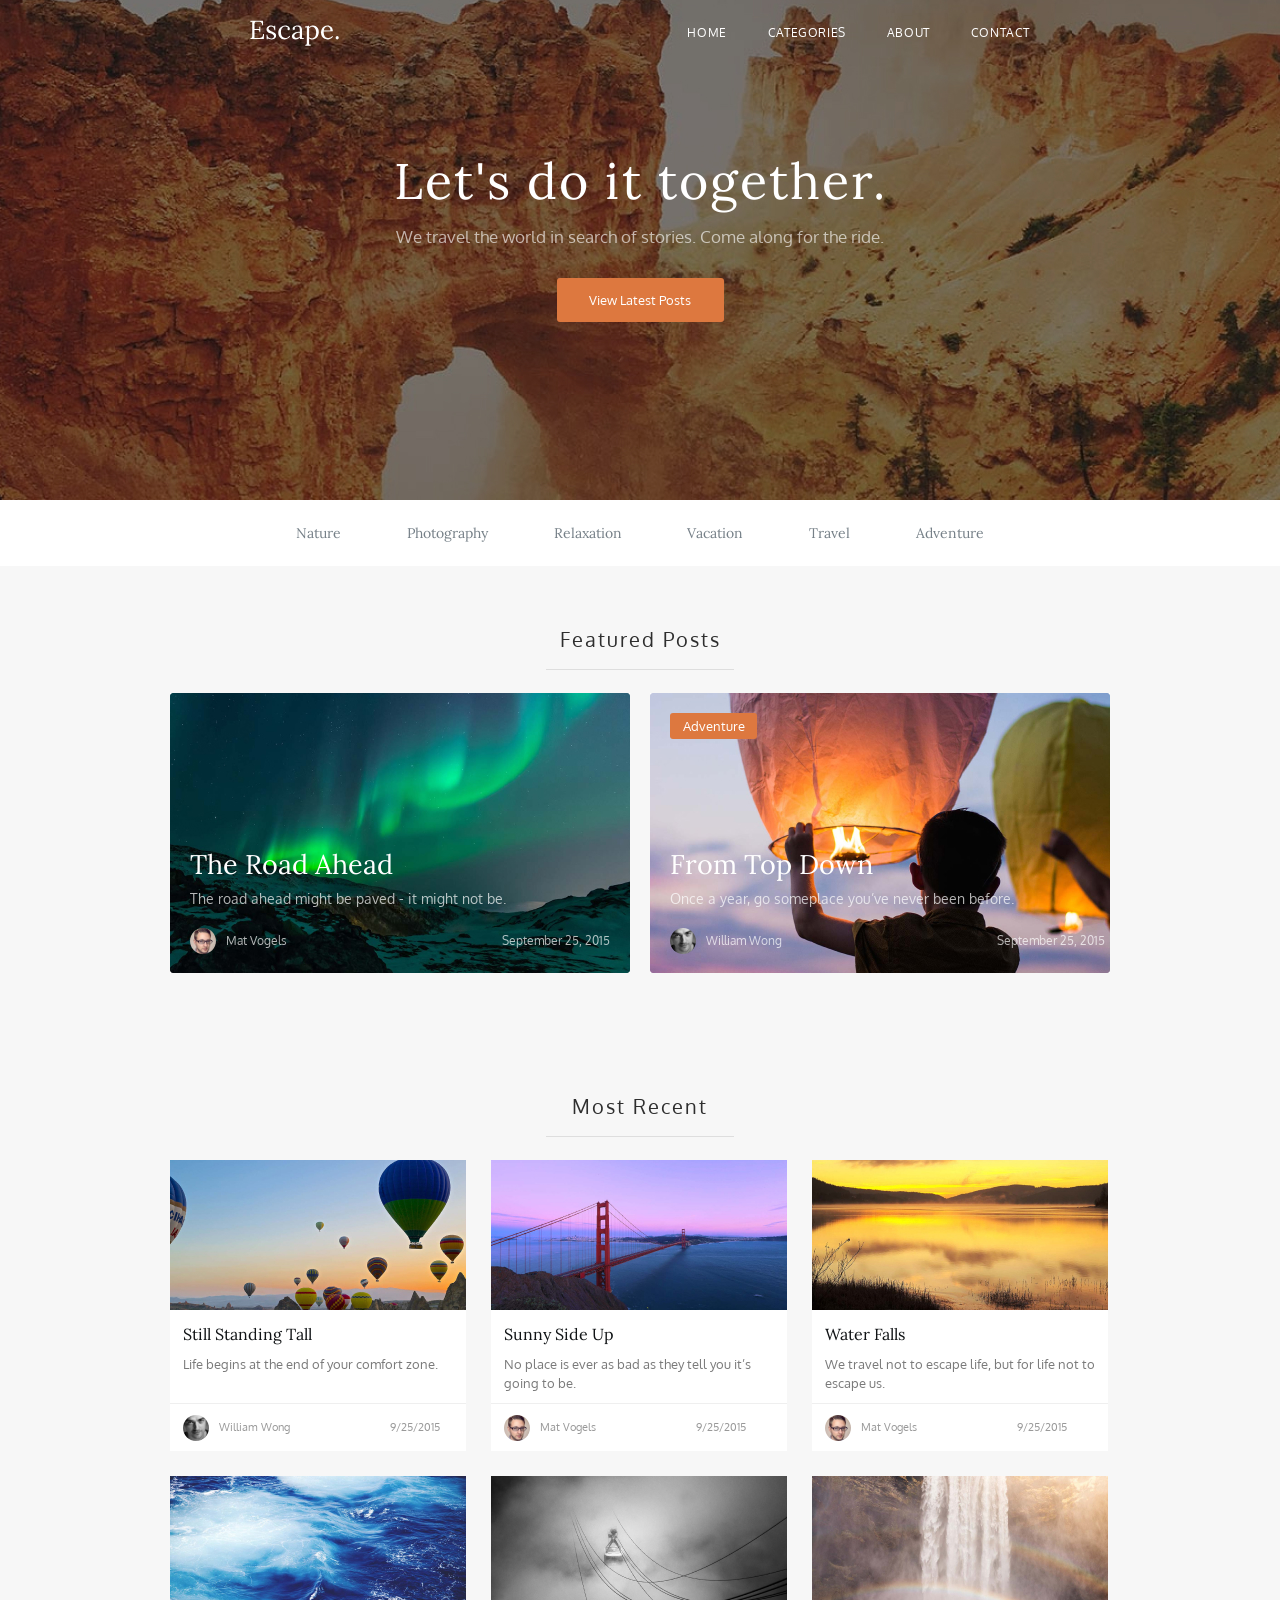
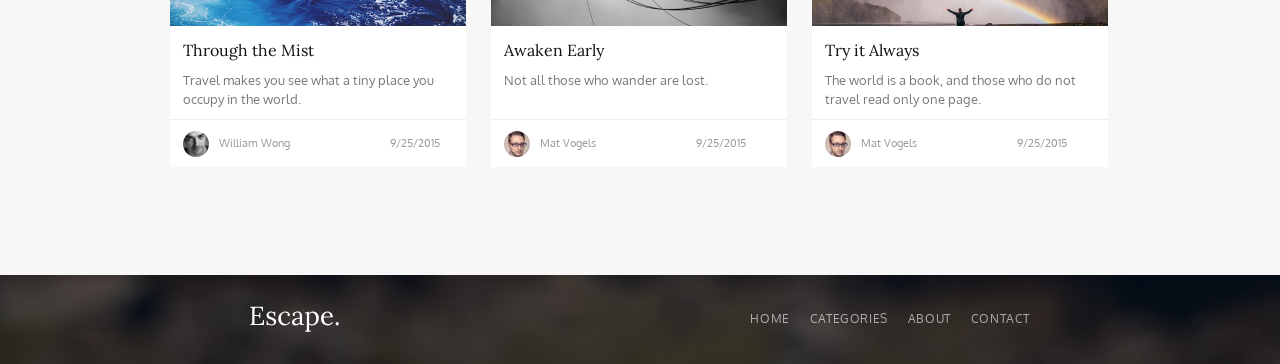
<file: Lab1-2/Lab2/index.html>
<!DOCTYPE html>
<html lang="en">
  <head>
    <meta charset="UTF-8" />
    <meta name="viewport" content="width=device-width, initial-scale=1.0" />
    <link rel="stylesheet" href="./css/fonts.css" />
    <link rel="stylesheet" href="./css/reset.css" />
    <link rel="stylesheet" href="./css/style.css" />
    <title>Blog</title>
  </head>
  <body>
    <div class="wrapper">
      <header class="header">
        <div class="header__container">
          <div class="header__top">
            <div class="header__top-inner">
              <a class="header__logo logo" href="#">
                <img src="./images/logo.svg" alt="Логотип" />
              </a>
              <div class="header__navs-box">
                <ul class="header__navs-list">
                  <li class="header__nav-item nav">
                    <a href="#">Home</a>
                  </li>
                  <li class="header__nav-item nav">
                    <a href="#">Categories</a>
                  </li>
                  <li class="header__nav-item nav">
                    <a href="#">About</a>
                  </li>
                  <li class="header__nav-item nav">
                    <a href="#">Contact</a>
                  </li>
                </ul>
              </div>
            </div>
          </div>
          <div class="header__main">
            <div class="header__main-inner">
              <h1 class="header__title">Let's do it together.</h1>
              <p class="header__subtitle">
                We travel the world in search of stories. Come along for the
                ride.
              </p>
              <div class="header__button button">View Latest Posts</div>
            </div>
          </div>
        </div>
        <div class="header__bottom-box">
          <ul class="header__bottom-list">
            <li class="header__bottom-item">
              <a href="#">Nature</a>
            </li>
            <li class="header__bottom-item">
              <a href="#">Photography</a>
            </li>
            <li class="header__bottom-item">
              <a href="#">Relaxation</a>
            </li>
            <li class="header__bottom-item">
              <a href="#">Vacation</a>
            </li>
            <li class="header__bottom-item">
              <a href="#">Travel</a>
            </li>
            <li class="header__bottom-item">
              <a href="#">Adventure</a>
            </li>
          </ul>
        </div>
      </header>
      <main class="main">
        <div class="main__container">
          <section class="main__featured">
            <div class="main__title-box">
              <h2 class="main__title">Featured Posts</h2>
              <div class="main__line"></div>
            </div>
            <div class="main__futured-content">
              <div class="main__post-inner">
                <div class="main__post post1">
                  <div class="main__post-content">
                    <h3 class="main__post-title">The Road Ahead</h3>
                    <p class="main__post-subtitle">
                      The road ahead might be paved - it might not be.
                    </p>
                    <div class="main__user">
                      <img src="./images/people1.svg" alt="Блогер" />
                      <div class="main__user-name name">Mat Vogels</div>
                      <div class="main__post-date date">September 25, 2015</div>
                    </div>
                  </div>
                </div>
              </div>
              <div class="main__post-inner">
                <div class="main__post post2">
                  <div class="main__post-content">
                    <div class="main__post-button button">Adventure</div>
                    <h3 class="main__post-title">From Top Down</h3>
                    <p class="main__post-subtitle">
                      Once a year, go someplace you’ve never been before.
                    </p>
                    <div class="main__user user2">
                      <img src="./images/people2.svg" alt="Блогер" />
                      <div class="main__user-name name">William Wong</div>
                      <div class="main__post-date date">September 25, 2015</div>
                    </div>
                  </div>
                </div>
              </div>
            </div>
          </section>
          <section class="main__recent">
            <div class="main__title-box">
              <h2 class="main__title">Most Recent</h2>
              <div class="main__line"></div>
            </div>
            <div class="main__recent-inner">
              <div class="main__recent-post">
                <div class="main__image__box">
                  <img src="./images/MostRecent/1.jpg" alt="Воздушные шары" />
                </div>
                <div class="main__titles-box">
                  <h3 class="main__recent-title">Still Standing Tall</h3>
                  <p class="main__recent-subtitle">
                    Life begins at the end of your comfort zone.
                  </p>
                </div>
                <div class="main__user-box">
                  <img src="./images/people2.svg" alt="Блогер" />
                  <div class="main__name">William Wong</div>
                  <div class="main__date">9/25/2015</div>
                </div>
              </div>
              <div class="main__recent-post">
                <div class="main__image__box">
                  <img src="./images/MostRecent/2.jpg" alt="Мост" />
                </div>
                <div class="main__titles-box">
                  <h3 class="main__recent-title">Sunny Side Up</h3>
                  <p class="main__recent-subtitle">
                    No place is ever as bad as they tell you it’s <br />
                    going to be.
                  </p>
                </div>
                <div class="main__user-box">
                  <img src="./images/people1.svg" alt="Блогер" />
                  <div class="main__name">Mat Vogels</div>
                  <div class="main__date">9/25/2015</div>
                </div>
              </div>
              <div class="main__recent-post">
                <div class="main__image__box">
                  <img src="./images/MostRecent/3.jpg" alt="Озеро" />
                </div>
                <div class="main__titles-box">
                  <h3 class="main__recent-title">Water Falls</h3>
                  <p class="main__recent-subtitle">
                    We travel not to escape life, but for life not to escape us.
                  </p>
                </div>
                <div class="main__user-box">
                  <img src="./images/people1.svg" alt="Блогер" />
                  <div class="main__name">Mat Vogels</div>
                  <div class="main__date">9/25/2015</div>
                </div>
              </div>
              <div class="main__recent-post">
                <div class="main__image__box">
                  <img src="./images/MostRecent/4.jpg" alt="Океан" />
                </div>
                <div class="main__titles-box">
                  <h3 class="main__recent-title">Through the Mist</h3>
                  <p class="main__recent-subtitle">
                    Travel makes you see what a tiny place you occupy in the
                    world.
                  </p>
                </div>
                <div class="main__user-box">
                  <img src="./images/people2.svg" alt="Блогер" />
                  <div class="main__name">William Wong</div>
                  <div class="main__date">9/25/2015</div>
                </div>
              </div>
              <div class="main__recent-post">
                <div class="main__image__box">
                  <img src="./images/MostRecent/5.jpg" alt="Канатная дорога" />
                </div>
                <div class="main__titles-box">
                  <h3 class="main__recent-title">Awaken Early</h3>
                  <p class="main__recent-subtitle">
                    Not all those who wander are lost.
                  </p>
                </div>
                <div class="main__user-box">
                  <img src="./images/people1.svg" alt="Блогер" />
                  <div class="main__name">Mat Vogels</div>
                  <div class="main__date">9/25/2015</div>
                </div>
              </div>
              <div class="main__recent-post">
                <div class="main__image__box">
                  <img src="./images/MostRecent/6.jpg" alt="Радуга" />
                </div>
                <div class="main__titles-box">
                  <h3 class="main__recent-title">Try it Always</h3>
                  <p class="main__recent-subtitle">
                    The world is a book, and those who do not travel read only
                    one page.
                  </p>
                </div>
                <div class="main__user-box">
                  <img src="./images/people1.svg" alt="Блогер" />
                  <div class="main__name">Mat Vogels</div>
                  <div class="main__date">9/25/2015</div>
                </div>
              </div>
            </div>
          </section>
        </div>
      </main>
      <footer class="footer">
        <div class="footer__container">
          <div class="footer__top-inner">
            <a class="footer-logo" href="#">
              <img src="./images/logo.svg" alt="Логотип" />
            </a>
            <div class="footer__navs-box navs">
              <ul class="footer__nav-list list">
                <li class="footer__nav-item nav">
                  <a href="#">Home</a>
                </li>
                <li class="footer__nav-item nav">
                  <a href="#">Categories</a>
                </li>
                <li class="footer__nav-item nav">
                  <a href="#">About</a>
                </li>
                <li class="footer__nav-item nav">
                  <a href="#">Contact</a>
                </li>
              </ul>
            </div>
          </div>
        </div>
      </footer>
    </div>
  </body>
</html>
</file>
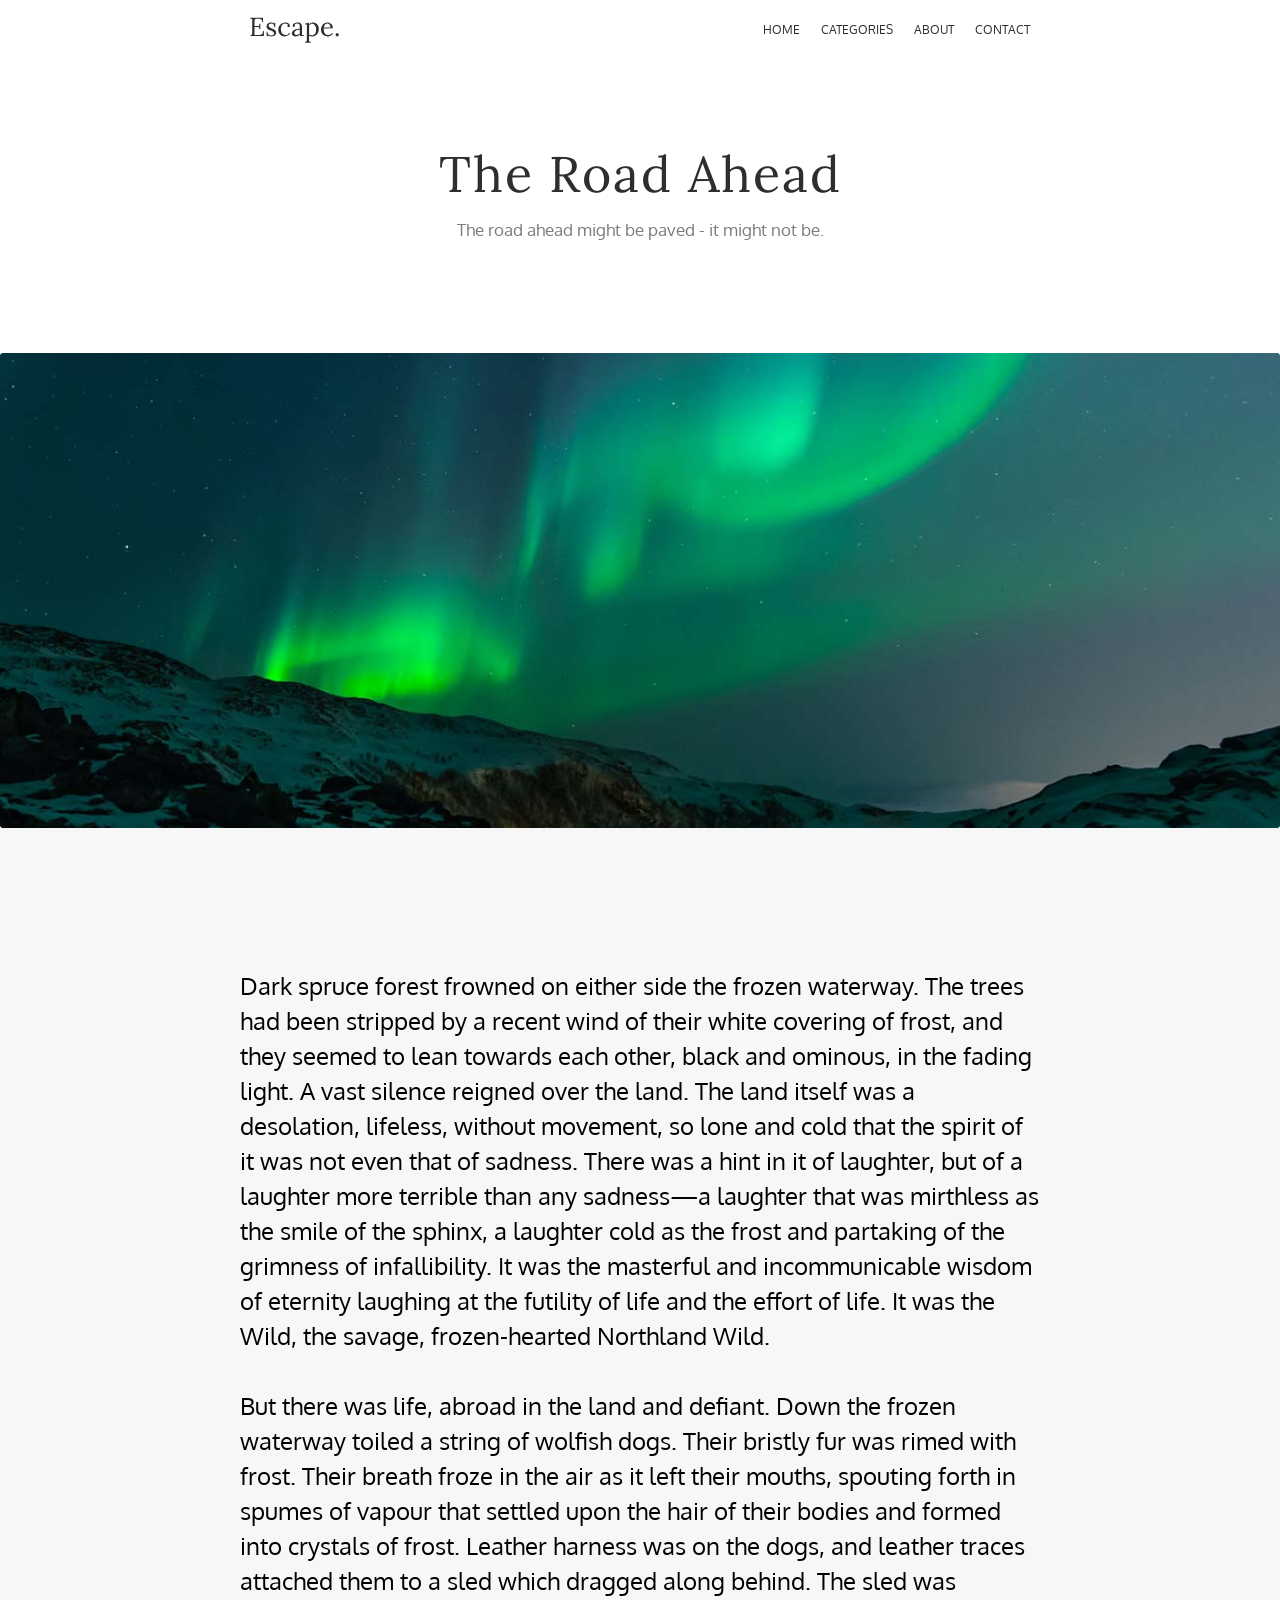
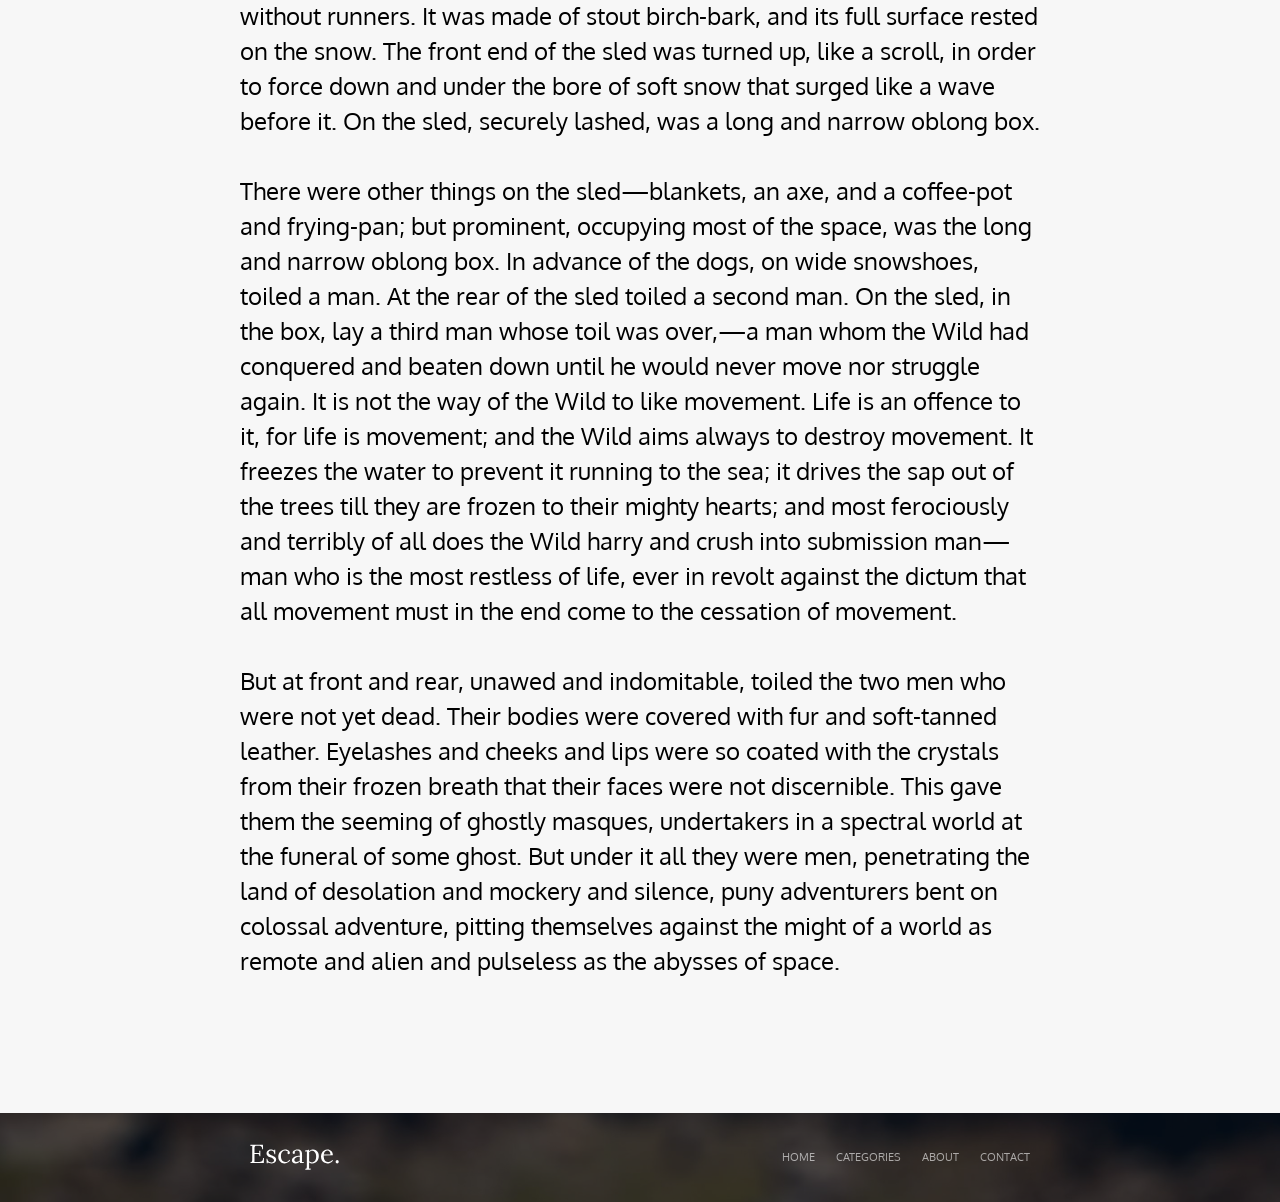
<file: Lab1-2/Lab1/the-road-ahead.html>
<!DOCTYPE html>
<html lang="en">
  <head>
    <meta charset="UTF-8" />
    <meta name="viewport" content="width=device-width, initial-scale=1.0" />
    <link rel="stylesheet" href="css/fonts.css" />
    <link rel="stylesheet" href="css/reset.css" />
    <link rel="stylesheet" href="css/style.css" />
    <title>Blog</title>
  </head>
  <body>
    <div class="wrapper">
      <header class="header">
        <div class="container">
          <div class="header__top-inner">
            <div class="logo">
              <img src="./images/logo.svg" alt="" />
            </div>
            <div class="header__navs-box navs">
              <ul class="header__nav-list list">
                <li class="header__nav-item nav">
                  <a href="#">HOME</a>
                </li>
                <li class="header__nav-item nav">
                  <a href="#">CATEGORIES</a>
                </li>
                <li class="header__nav-item nav">
                  <a href="#">ABOUT</a>
                </li>
                <li class="header__nav-item nav">
                  <a href="#">CONTACT</a>
                </li>
              </ul>
            </div>
          </div>
        </div>
      </header>
      <main>
        <section class="road">
          <div class="container">
            <div class="road__inner">
              <div class="road__content">
                <div class="road__titles">
                  <h1 class="road__title">The Road Ahead</h1>
                  <h2 class="road__subtitle">
                    The road ahead might be paved - it might not be.
                  </h2>
                </div>
                <div class="image__box">
                  <img class="road__image" src="images/siyanie.jpg" alt="" />
                </div>
                <div class="road__text">
                  <div class="road__text-inner">
                    <div class="road__container-text">
                      <p>
                        Dark spruce forest frowned on either side the frozen
                        waterway. The trees had been stripped by a recent wind
                        of their white covering of frost, and they seemed to
                        lean towards each other, black and ominous, in the
                        fading light. A vast silence reigned over the land. The
                        land itself was a desolation, lifeless, without
                        movement, so lone and cold that the spirit of it was not
                        even that of sadness. There was a hint in it of
                        laughter, but of a laughter more terrible than any
                        sadness—a laughter that was mirthless as the smile of
                        the sphinx, a laughter cold as the frost and partaking
                        of the grimness of infallibility. It was the masterful
                        and incommunicable wisdom of eternity laughing at the
                        futility of life and the effort of life. It was the
                        Wild, the savage, frozen-hearted Northland Wild. <br />
                        <br />
                        But there was life, abroad in the land and defiant. Down
                        the frozen waterway toiled a string of wolfish dogs.
                        Their bristly fur was rimed with frost. Their breath
                        froze in the air as it left their mouths, spouting forth
                        in spumes of vapour that settled upon the hair of their
                        bodies and formed into crystals of frost. Leather
                        harness was on the dogs, and leather traces attached
                        them to a sled which dragged along behind. The sled was
                        without runners. It was made of stout birch-bark, and
                        its full surface rested on the snow. The front end of
                        the sled was turned up, like a scroll, in order to force
                        down and under the bore of soft snow that surged like a
                        wave before it. On the sled, securely lashed, was a long
                        and narrow oblong box. <br /><br />
                        There were other things on the sled—blankets, an axe,
                        and a coffee-pot and frying-pan; but prominent,
                        occupying most of the space, was the long and narrow
                        oblong box. In advance of the dogs, on wide snowshoes,
                        toiled a man. At the rear of the sled toiled a second
                        man. On the sled, in the box, lay a third man whose toil
                        was over,—a man whom the Wild had conquered and beaten
                        down until he would never move nor struggle again. It is
                        not the way of the Wild to like movement. Life is an
                        offence to it, for life is movement; and the Wild aims
                        always to destroy movement. It freezes the water to
                        prevent it running to the sea; it drives the sap out of
                        the trees till they are frozen to their mighty hearts;
                        and most ferociously and terribly of all does the Wild
                        harry and crush into submission man—man who is the most
                        restless of life, ever in revolt against the dictum that
                        all movement must in the end come to the cessation of
                        movement. <br /><br />
                        But at front and rear, unawed and indomitable, toiled
                        the two men who were not yet dead. Their bodies were
                        covered with fur and soft-tanned leather. Eyelashes and
                        cheeks and lips were so coated with the crystals from
                        their frozen breath that their faces were not
                        discernible. This gave them the seeming of ghostly
                        masques, undertakers in a spectral world at the funeral
                        of some ghost. But under it all they were men,
                        penetrating the land of desolation and mockery and
                        silence, puny adventurers bent on colossal adventure,
                        pitting themselves against the might of a world as
                        remote and alien and pulseless as the abysses of space.
                      </p>
                    </div>
                  </div>
                </div>
              </div>
            </div>
          </div>
        </section>
      </main>
      <footer class="footer">
        <div class="footer__container">
          <div class="footer__top-inner">
            <div class="footer-logo">
              <img src="./images/logo-footer.svg" alt="" />
            </div>
            <div class="footer__navs-box navs">
              <ul class="footer__nav-list list">
                <li class="footer__nav-item nav">
                  <a href="#">HOME</a>
                </li>
                <li class="footer__nav-item nav">
                  <a href="#">CATEGORIES</a>
                </li>
                <li class="footer__nav-item nav">
                  <a href="#">ABOUT</a>
                </li>
                <li class="footer__nav-item nav">
                  <a href="#">CONTACT</a>
                </li>
              </ul>
            </div>
          </div>
        </div>
      </footer>
    </div>
  </body>
</html>
</file>
<file: Lab1-2/Lab2/css/fonts.css>
@font-face {
    font-family: Lora;
    font-weight: 400;
    font-style: normal;
    src: local("Lora"), url("../fonts/Lora-Regular.woff2") format("woff2"),
      url("../fonts/Lora-Regular.woff") format("woff"),
      url("../fonts/Lora-Regular.eot") format("eot");
    font-display: swap;
  }
  @font-face {
    font-family: Oxygen;
    font-weight: 400;
    font-style: normal;
    src: local("Oxygen"), url("../fonts/Oxygen-Regular.woff2") format("woff2"),
      url("../fonts/Oxygen-Regular.woff") format("woff"),
      url("../fonts/Oxygen-Regular.eot") format("eot");
    font-display: swap;
  }
</file>
<file: Lab1-2/Lab2/css/style.css>
.wrapper {
  min-height: 100%;
  width: 100%;
  overflow: hidden;
}
.header__container {
  background-image: url(../images/header.jpg);
  background-position: center;
  background-repeat: no-repeat;
  background-size: cover;
  position: relative;
  height: 500px;
}
.header__top-inner {
  display: flex;
  justify-content: space-between;
  align-items: center;
  padding-top: 20px;
}
.logo {
  margin-left: 250px;
  font-family: Lora, sans-serif;
  font-weight: 400;
  font-size: 26px;
  line-height: 26px;
}
.header__navs-box {
  margin-right: 250px;
}
.header__navs-list {
  display: flex;
}
.header__nav-item,
.nav {
  font-family: Oxygen, sans-serif;
  font-weight: 400;
  font-size: 12px;
  line-height: 167%;
  letter-spacing: 0.05em;
  text-transform: uppercase;
  color: #fff;
  margin-right: 41px;
}
.header__nav-item:last-child {
  margin-right: 0;
}
.header__nav-item:first-child {
  margin-left: 20px;
}
.header__main {
  margin-top: 110px;
}
.header__main-inner {
  display: flex;
  justify-content: center;
  align-items: center;
  flex-direction: column;
}
.header__title {
  font-family: Lora, sans-serif;
  font-weight: 400;
  font-size: 50px;
  line-height: 102%;
  letter-spacing: 0.04em;
  color: #fff;
  margin-bottom: 20px;
}
.header__subtitle {
  font-family: Oxygen, sans-serif;
  font-weight: 400;
  font-size: 17px;
  line-height: 118%;
  color: rgba(255, 255, 255, 0.63);
  margin-bottom: 31px;
}
.button {
  display: flex;
  background-color: #dd783f;
  border-radius: 3px;
  justify-content: center;
  align-items: center;
  color: #fff;
  font-family: Oxygen, sans-serif;
  font-weight: 400;
  font-size: 13px;
  line-height: 154%;
}
.header__button {
  width: 167px;
  height: 44px;
}
.header__bottom-box {
  background-color: #fff;
  padding: 23px 296px;
}
.header__bottom-list {
  display: flex;
  justify-content: space-between;
  align-items: center;
}
.header__bottom-item {
  font-family: Lora, sans-serif;
  font-weight: 400;
  font-size: 14px;
  line-height: 143%;
  color: #768088;
  margin-right: 20px;
}
.header__bottom-item:last-child {
  margin-right: 0;
}
/* =====================================MAIN POST==================================== */
.main {
  background: #f7f7f7;
}
.main__container {
  max-width: 940px;
  margin: 0 auto;
  height: 100%;
}
.main__title-box {
  display: flex;
  flex-direction: column;
  align-items: center;
}
.main__post-button {
  width: 87px;
  height: 26px;
  margin-top: 20px;
}
.main__title {
  font-family: Oxygen, sans-serif;
  font-weight: 400;
  font-size: 20px;
  line-height: 135%;
  letter-spacing: 0.1em;
  color: #2e2e2e;
  margin-top: 60px;
}
.main__line {
  width: 188px;
  height: 1px;
  background: #dedede;
  margin-top: 16px;
  margin-bottom: 23px;
}
.main__futured-content {
  display: flex;
  justify-content: space-between;
  padding-bottom: 60px;
}
.main__post-inner {
  display: flex;
  justify-content: space-between;
}
.post1 {
  background-image: url(../images/futuread1.jpg);
  position: relative;
  margin-right: 20px;
}
.post2 {
  background-image: url(../images/futuread2.jpg);
  position: relative;
}
.main__post-content {
  position: absolute;
  left: 20px;
}
.main__post {
  min-width: 460px;
  min-height: 280px;
}
.main__post-title {
  position: absolute;
  top: 157px;
  font-family: Lora, sans-serif;
  font-weight: 400;
  font-size: 27px;
  line-height: 111%;
  color: #fff;
}
.main__post-subtitle {
  position: absolute;
  top: 193px;
  font-family: Oxygen, sans-serif;
  font-weight: 400;
  font-size: 14px;
  line-height: 179%;
  color: rgba(255, 255, 255, 0.7);
  margin-bottom: 20px;
}
.main__user {
  display: flex;
  align-items: center;
  margin-top: 230px;
}
.user2 {
  margin-top: 184px;
}
.main__user-name {
  font-family: Oxygen, sans-serif;
  font-weight: 400;
  font-size: 12px;
  line-height: 292%;
  color: rgba(255, 255, 255, 0.7);
  margin-left: 10px;
}
.main__post-date {
  margin-left: 215px;
  font-family: Oxygen, sans-serif;
  font-weight: 400;
  font-size: 12px;
  line-height: 292%;
  color: rgba(255, 255, 255, 0.7);
}
/* ======================= MAIN RECENT========================== */
.main__recent {
  padding-bottom: 83px;
}
.main__recent-inner {
  display: flex;
  flex-wrap: wrap;
}
.main__recent-post {
  width: 296px;
  height: 291px;
  margin-right: 25px;
  margin-bottom: 25px;
}
.main__recent-post:nth-child(3) {
  margin-right: 0;
}
.main__recent-post:nth-child(6) {
  margin-right: 0;
}
.main__titles-box {
  background-color: #fff;
  padding-left: 13px;
  height: 93px;
}
.main__recent-title {
  font-family: Lora, sans-serif;
  font-weight: 400;
  font-size: 16px;
  line-height: 131%;
  color: #101315;
  padding-bottom: 10px;
  padding-top: 14px;
}
.main__recent-subtitle {
  font-family: Oxygen, sans-serif;
  font-weight: 400;
  font-size: 13px;
  line-height: 146%;
  color: #7a7a7a;
}
.main__user-box {
  display: flex;
  align-items: center;
  font-family: Oxygen, sans-serif;
  font-weight: 400;
  font-size: 11px;
  line-height: 318%;
  color: #999;
  height: 48px;
  background-color: #fff;
  border-top: 1px solid #efefef;
}
.main__user-box img {
  margin-left: 13px;
}
.main__name {
  margin-left: 10px;
}
.main__date {
  margin-left: 100px;
}
/* ====================================FOOTER======================================= */
.footer {
  background-image: url(../images/footer.jpg);
  background-position: center;
  background-repeat: no-repeat;
  color: #ffffff;
  position: relative;
}
.footer::before {
  content: "";
  position: absolute;
  display: flex;
  width: 100%;
  height: 100%;
  left: 0;
  right: 0;
  background-color: black;
  opacity: 0.6;
  z-index: 0;
}
.footer__logo {
  font-family: Lora, sans-serif;
  font-weight: 400;
  font-size: 26px;
  line-height: 26px;
  margin-left: 250px;
}
.footer__top-inner {
  display: flex;
  justify-content: space-between;
  align-items: center;
  padding: 31px 0 32px 0;
  position: relative;
  z-index: 1;
}
.footer__nav-list {
  display: flex;
  margin-right: 250px;
}
.footer__nav-item {
  color: #ffffff99;
  margin-right: 20px;
}
.footer__nav-item:last-child {
  margin-right: 0;
}
.footer__nav-item:first-child {
  margin-left: 20px;
}
.footer-logo {
  z-index: 0;
  margin-left: 250px;
}
</file>
<file: Lab1-2/Lab1/css/fonts.css>
@font-face {
    font-family: Lora;
    font-weight: 400;
    font-style: normal;
    src: local("Lora"), url("../fonts/Lora-Regular.woff2") format("woff2"),
      url("../fonts/Lora-Regular.woff") format("woff"),
      url("../fonts/Lora-Regular.eot") format("eot");
    font-display: swap;
  }
  @font-face {
    font-family: Oxygen;
    font-weight: 400;
    font-style: normal;
    src: local("Oxygen"), url("../fonts/Oxygen-Regular.woff2") format("woff2"),
      url("../fonts/Oxygen-Regular.woff") format("woff"),
      url("../fonts/Oxygen-Regular.eot") format("eot");
    font-display: swap;
  }
</file>
<file: Lab1-2/Lab1/css/style.css>
.wrapper {
  min-height: 100%;
  width: 100%;
  overflow: hidden;
}
.header__top-inner {
  display: flex;
  justify-content: space-between;
  align-items: center;
  padding: 17px 250px;
}
.header__logo {
  font-family: Lora, sans-serif;
  font-weight: 400;
  font-size: 26px;
  line-height: 26px;
  color: #2e2e2e;
}
.header__nav-list {
  display: flex;
}
.header__nav-item {
  font-family: Oxygen, sans-serif;
  font-weight: 400;
  font-size: 12px;
  line-height: 20px;
  letter-spacing: 0.6;
  color: #2e2e2e;
}
.header__nav-item:first-child {
  margin-left: 20px;
}
.nav {
  margin-right: 21px;
}
.nav:last-child {
  margin-right: 0;
}

.road__inner {
  margin-top: 89px;
}
.road__titles {
  margin-bottom: 38px;
}
.road__title {
  font-family: Lora, sans_serif;
  font-weight: 400;
  font-size: 50px;
  line-height: 51px;
  letter-spacing: 2px;
  text-align: center;
  color: #2e2e2e;
  padding-bottom: 20px;
}
.road__subtitle {
  font-family: Oxygen, sans-serif;
  font-weight: 400;
  font-size: 17px;
  line-height: 20px;
  text-align: center;
  color: #2e2e2ea1;
  padding-bottom: 75px;
}
.road__image {
  width: 100%;
  height: 100%;
  object-fit: cover;
}
.road__text {
  font-family: Oxygen, sans-serif;
  font-weight: 400;
  font-size: 24px;
  line-height: 35px;
  background-color: #f7f7f7;
}
.road__text-inner {
  padding: 140px 240px 135px;
}
.road__container-text {
  max-width: 960px;
}
.footer {
  background-image: url(../images/footer.jpg);
  background-position: center;
  background-repeat: no-repeat;
  color: #ffffff;
  position: relative;
}
.footer::before {
  content: "";
  position: absolute;
  display: flex;
  width: 100%;
  height: 100%;
  left: 0;
  right: 0;
  background-color: black;
  opacity: 0.6;
  z-index: 0;
}
.footer__logo {
  font-family: Lora, sans-serif;
  font-weight: 400;
  font-size: 26px;
  line-height: 26px;
  margin-left: 250px;
}
.footer__top-inner {
  display: flex;
  justify-content: space-between;
  align-items: center;
  padding: 31px 0 32px 0;
  position: relative;
  z-index: 1;
}
.footer__nav-list {
  display: flex;
  margin-right: 250px;
}
.footer__nav-item {
  color: #ffffff;
  font-family: Oxygen, sans-serif;
  font-weight: 400;
  font-size: 11px;
  line-height: 26px;
  letter-spacing: 1;
  color: #ffffff99;
}
.footer-logo {
  z-index: 0;
  margin-left: 250px;
}
</file>
